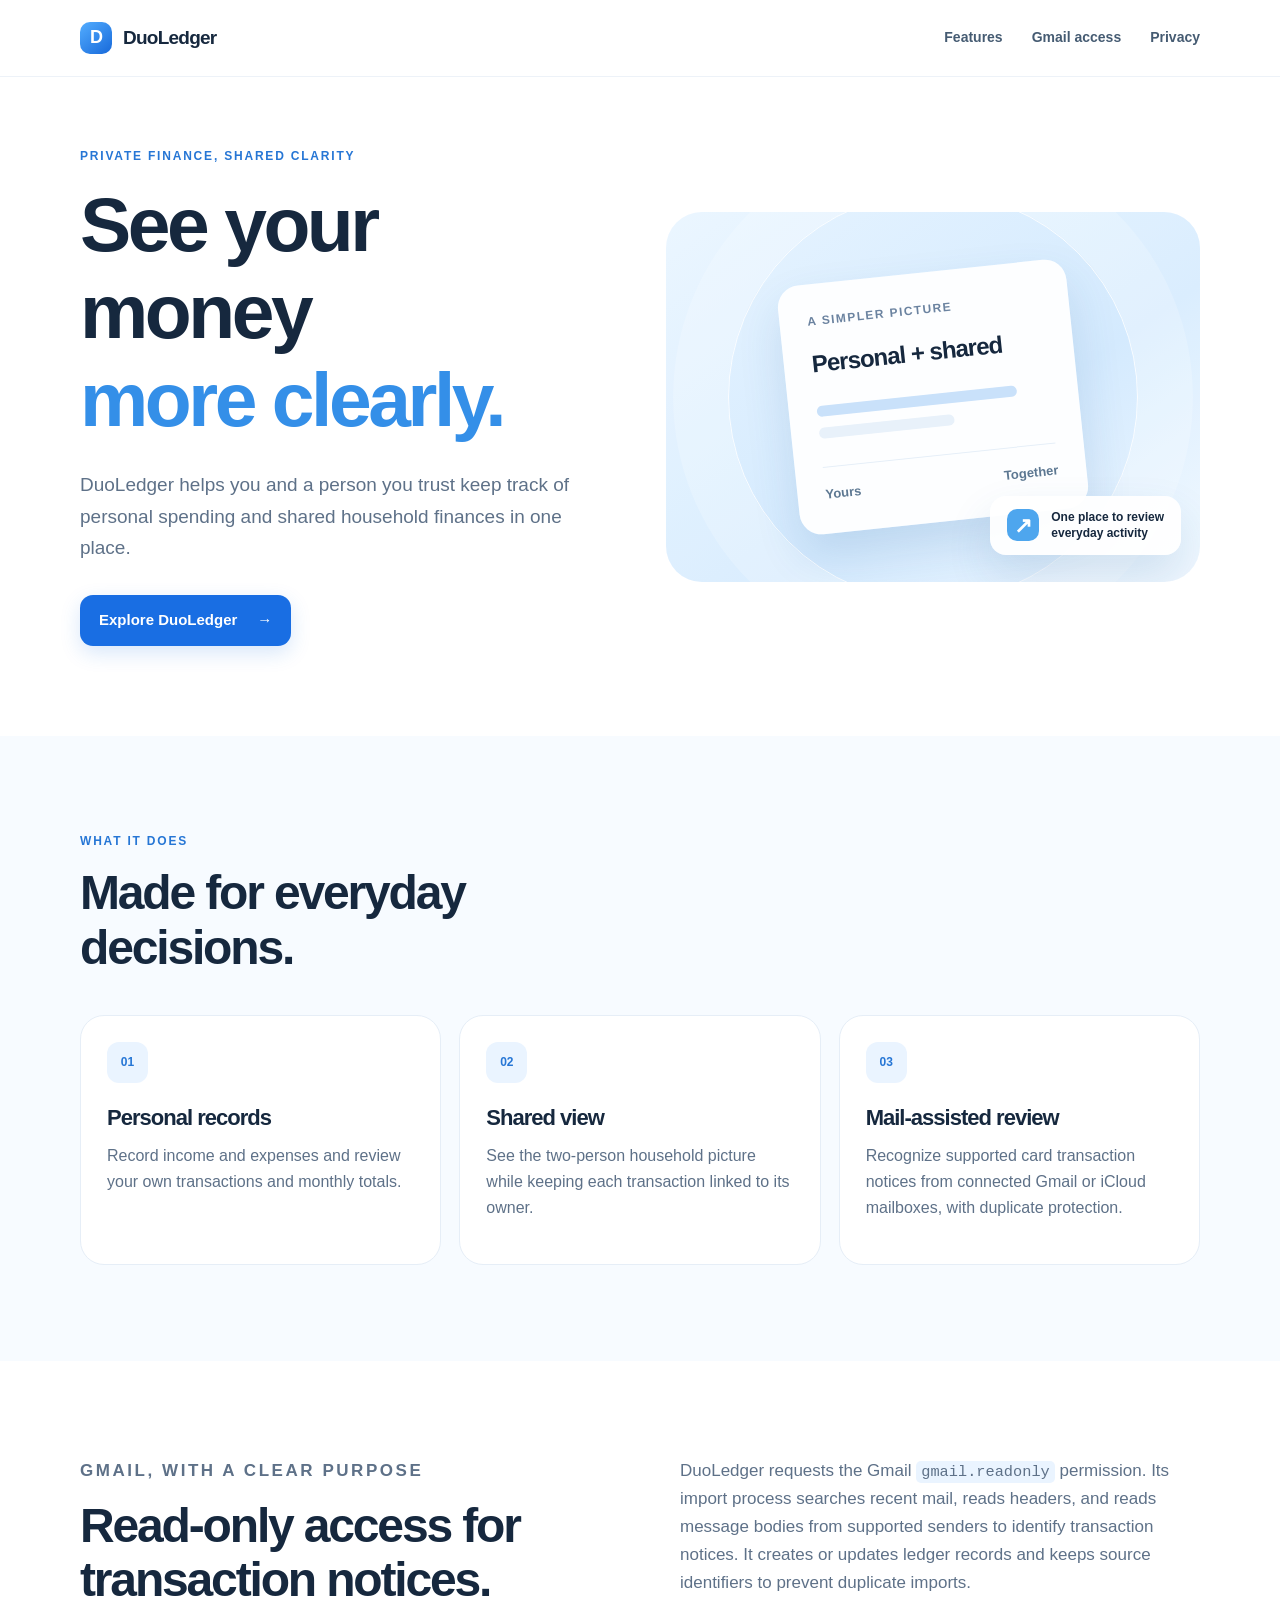
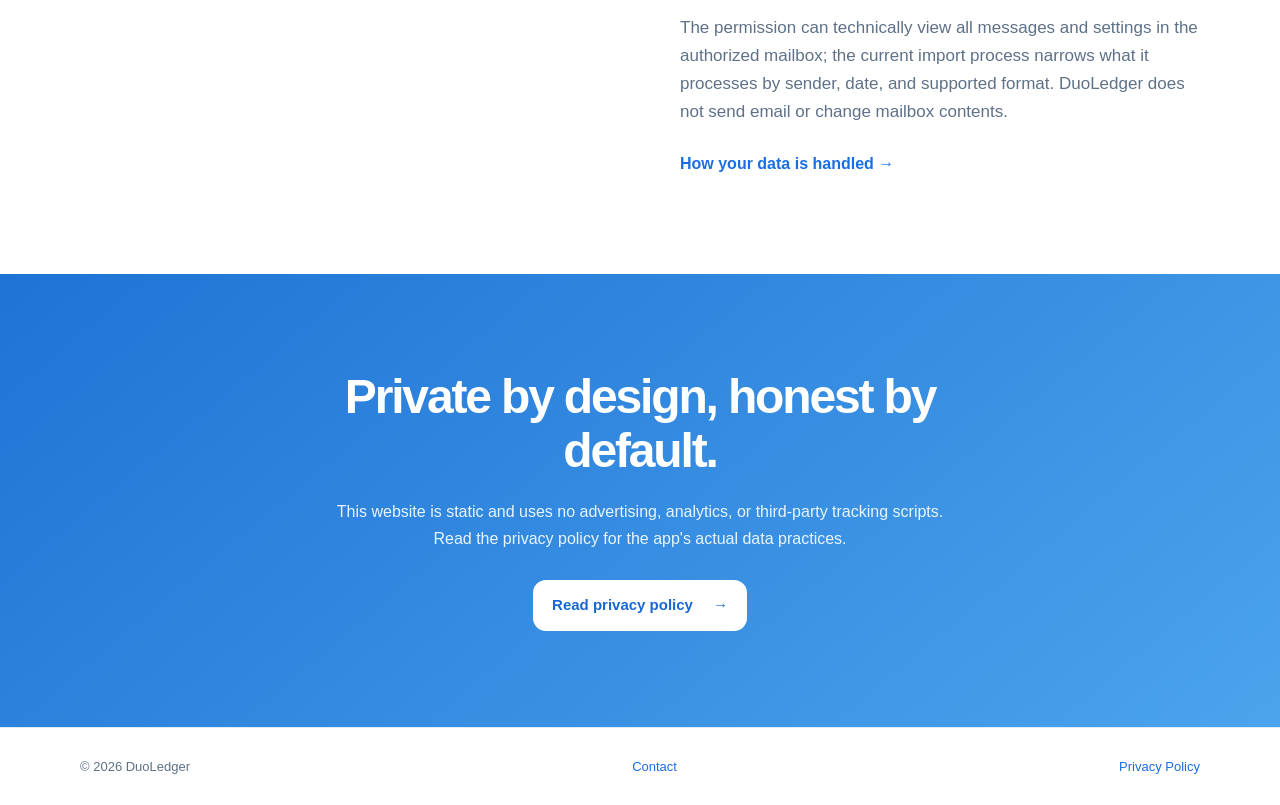
<file: index.html>
<!doctype html>
<html lang="en">
<head>
  <meta charset="utf-8">
  <meta name="viewport" content="width=device-width, initial-scale=1">
  <meta name="color-scheme" content="light">
  <meta name="description" content="DuoLedger is a private ledger for personal and shared household finances.">
  <title>DuoLedger — A clearer view of money together</title>
  <link rel="stylesheet" href="styles.css">
</head>
<body>
  <header class="site-header">
    <div class="shell nav">
      <a class="brand" href="index.html" aria-label="DuoLedger home"><span class="brand-mark" aria-hidden="true">D</span>DuoLedger</a>
      <nav aria-label="Main navigation"><a href="#features">Features</a><a href="#gmail">Gmail access</a><a href="privacy.html">Privacy</a></nav>
    </div>
  </header>
  <main>
    <section class="hero shell">
      <div class="hero-copy">
        <p class="eyebrow">Private finance, shared clarity</p>
        <h1>See your money<br><span>more clearly.</span></h1>
        <p class="lead">DuoLedger helps you and a person you trust keep track of personal spending and shared household finances in one place.</p>
        <a class="button" href="#features">Explore DuoLedger <span aria-hidden="true">→</span></a>
      </div>
      <div class="visual" aria-label="Illustration of two personal balances and one shared total" role="img">
        <div class="visual-glow"></div>
        <div class="balance-card"><span class="card-kicker">A simpler picture</span><strong>Personal + shared</strong><div class="line long"></div><div class="line short"></div><div class="split"><span>Yours</span><span>Together</span></div></div>
        <div class="small-card"><span class="small-icon" aria-hidden="true">↗</span><span>One place to review<br>everyday activity</span></div>
      </div>
    </section>
    <section id="features" class="section features">
      <div class="shell">
        <p class="eyebrow">What it does</p><h2>Made for everyday decisions.</h2>
        <div class="grid">
          <article class="feature"><span class="feature-icon" aria-hidden="true">01</span><h3>Personal records</h3><p>Record income and expenses and review your own transactions and monthly totals.</p></article>
          <article class="feature"><span class="feature-icon" aria-hidden="true">02</span><h3>Shared view</h3><p>See the two-person household picture while keeping each transaction linked to its owner.</p></article>
          <article class="feature"><span class="feature-icon" aria-hidden="true">03</span><h3>Mail-assisted review</h3><p>Recognize supported card transaction notices from connected Gmail or iCloud mailboxes, with duplicate protection.</p></article>
        </div>
      </div>
    </section>
    <section id="gmail" class="section mail-section">
      <div class="shell mail-layout">
        <div><p class="eyebrow">Gmail, with a clear purpose</p><h2>Read-only access for transaction notices.</h2></div>
        <div><p>DuoLedger requests the Gmail <code>gmail.readonly</code> permission. Its import process searches recent mail, reads headers, and reads message bodies from supported senders to identify transaction notices. It creates or updates ledger records and keeps source identifiers to prevent duplicate imports.</p><p>The permission can technically view all messages and settings in the authorized mailbox; the current import process narrows what it processes by sender, date, and supported format. DuoLedger does not send email or change mailbox contents.</p><a class="text-link" href="privacy.html">How your data is handled <span aria-hidden="true">→</span></a></div>
      </div>
    </section>
    <section class="section closing"><div class="shell"><h2>Private by design, honest by default.</h2><p>This website is static and uses no advertising, analytics, or third-party tracking scripts. Read the privacy policy for the app's actual data practices.</p><a class="button secondary" href="privacy.html">Read privacy policy <span aria-hidden="true">→</span></a></div></section>
  </main>
  <footer class="site-footer"><div class="shell footer-row"><span>© 2026 DuoLedger</span><a href="privacy.html#contact">Contact</a><a href="privacy.html">Privacy Policy</a></div></footer>
</body>
</html>
</file>
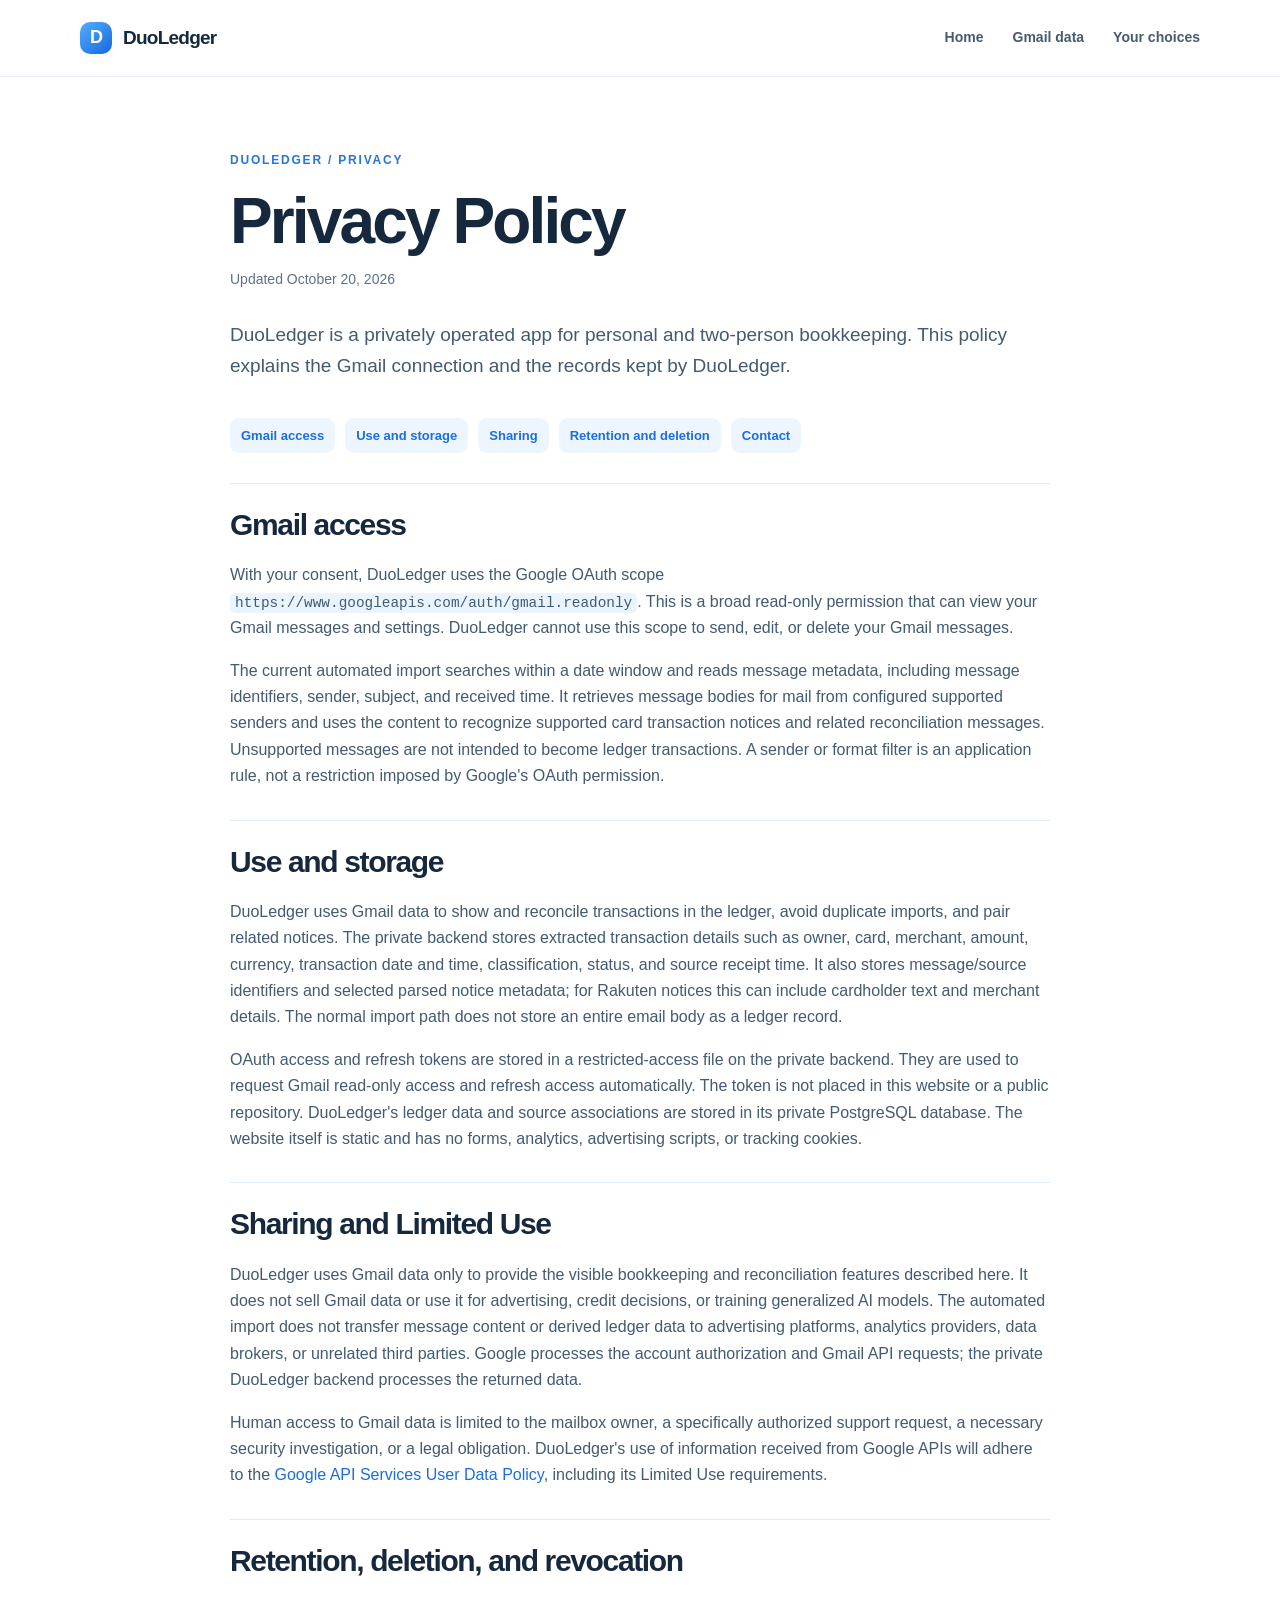
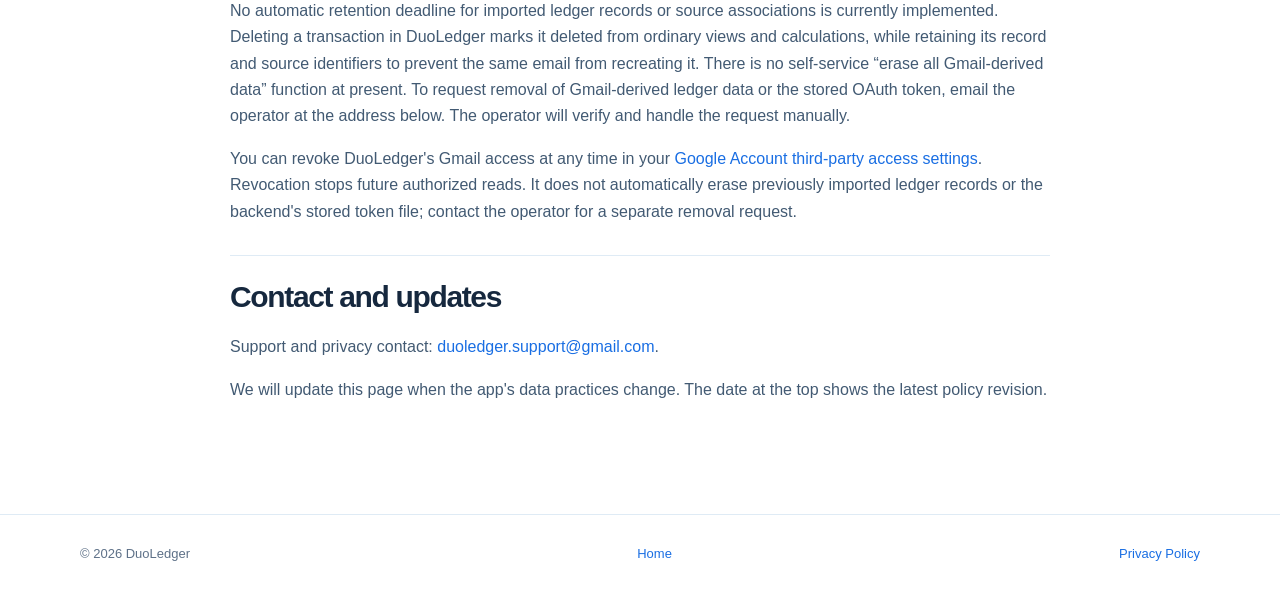
<file: privacy.html>
<!doctype html>
<html lang="en">
<head>
  <meta charset="utf-8">
  <meta name="viewport" content="width=device-width, initial-scale=1">
  <meta name="color-scheme" content="light">
  <meta name="description" content="How DuoLedger accesses, uses, stores, and deletes Gmail and ledger data.">
  <title>Privacy Policy — DuoLedger</title>
  <link rel="stylesheet" href="styles.css">
</head>
<body>
  <header class="site-header"><div class="shell nav"><a class="brand" href="index.html"><span class="brand-mark" aria-hidden="true">D</span>DuoLedger</a><nav aria-label="Main navigation"><a href="index.html">Home</a><a href="#gmail-data">Gmail data</a><a href="#choices">Your choices</a></nav></div></header>
  <main class="policy shell">
    <p class="eyebrow">DuoLedger / Privacy</p><h1>Privacy Policy</h1><p class="policy-date">Updated October 20, 2026</p>
    <p class="policy-intro">DuoLedger is a privately operated app for personal and two-person bookkeeping. This policy explains the Gmail connection and the records kept by DuoLedger.</p>
    <nav class="policy-toc" aria-label="On this page"><a href="#gmail-data">Gmail access</a><a href="#use">Use and storage</a><a href="#sharing">Sharing</a><a href="#choices">Retention and deletion</a><a href="#contact">Contact</a></nav>
    <section id="gmail-data"><h2>Gmail access</h2><p>With your consent, DuoLedger uses the Google OAuth scope <code>https://www.googleapis.com/auth/gmail.readonly</code>. This is a broad read-only permission that can view your Gmail messages and settings. DuoLedger cannot use this scope to send, edit, or delete your Gmail messages.</p><p>The current automated import searches within a date window and reads message metadata, including message identifiers, sender, subject, and received time. It retrieves message bodies for mail from configured supported senders and uses the content to recognize supported card transaction notices and related reconciliation messages. Unsupported messages are not intended to become ledger transactions. A sender or format filter is an application rule, not a restriction imposed by Google's OAuth permission.</p></section>
    <section id="use"><h2>Use and storage</h2><p>DuoLedger uses Gmail data to show and reconcile transactions in the ledger, avoid duplicate imports, and pair related notices. The private backend stores extracted transaction details such as owner, card, merchant, amount, currency, transaction date and time, classification, status, and source receipt time. It also stores message/source identifiers and selected parsed notice metadata; for Rakuten notices this can include cardholder text and merchant details. The normal import path does not store an entire email body as a ledger record.</p><p>OAuth access and refresh tokens are stored in a restricted-access file on the private backend. They are used to request Gmail read-only access and refresh access automatically. The token is not placed in this website or a public repository. DuoLedger's ledger data and source associations are stored in its private PostgreSQL database. The website itself is static and has no forms, analytics, advertising scripts, or tracking cookies.</p></section>
    <section id="sharing"><h2>Sharing and Limited Use</h2><p>DuoLedger uses Gmail data only to provide the visible bookkeeping and reconciliation features described here. It does not sell Gmail data or use it for advertising, credit decisions, or training generalized AI models. The automated import does not transfer message content or derived ledger data to advertising platforms, analytics providers, data brokers, or unrelated third parties. Google processes the account authorization and Gmail API requests; the private DuoLedger backend processes the returned data.</p><p>Human access to Gmail data is limited to the mailbox owner, a specifically authorized support request, a necessary security investigation, or a legal obligation. DuoLedger's use of information received from Google APIs will adhere to the <a href="https://developers.google.com/terms/api-services-user-data-policy">Google API Services User Data Policy</a>, including its Limited Use requirements.</p></section>
    <section id="choices"><h2>Retention, deletion, and revocation</h2><p>No automatic retention deadline for imported ledger records or source associations is currently implemented. Deleting a transaction in DuoLedger marks it deleted from ordinary views and calculations, while retaining its record and source identifiers to prevent the same email from recreating it. There is no self-service “erase all Gmail-derived data” function at present. To request removal of Gmail-derived ledger data or the stored OAuth token, email the operator at the address below. The operator will verify and handle the request manually.</p><p>You can revoke DuoLedger's Gmail access at any time in your <a href="https://myaccount.google.com/permissions">Google Account third-party access settings</a>. Revocation stops future authorized reads. It does not automatically erase previously imported ledger records or the backend's stored token file; contact the operator for a separate removal request.</p></section>
    <section id="contact"><h2>Contact and updates</h2><p>Support and privacy contact: <a href="mailto:duoledger.support@gmail.com">duoledger.support@gmail.com</a>.</p><p>We will update this page when the app's data practices change. The date at the top shows the latest policy revision.</p></section>
  </main>
  <footer class="site-footer"><div class="shell footer-row"><span>© 2026 DuoLedger</span><a href="index.html">Home</a><a href="privacy.html" aria-current="page">Privacy Policy</a></div></footer>
</body>
</html>
</file>
<file: styles.css>
:root{--ink:#16283e;--muted:#5e7188;--blue:#196ee3;--light:#eaf4ff;--line:#dfebf5;--white:#fff;--radius:24px}*{box-sizing:border-box}html{scroll-behavior:smooth}body{margin:0;color:var(--ink);background:#fff;font:16px/1.65 -apple-system,BlinkMacSystemFont,"Segoe UI",sans-serif;-webkit-font-smoothing:antialiased}a{color:var(--blue);text-decoration:none}a:hover{text-decoration:underline}a:focus-visible{outline:3px solid #6faaff;outline-offset:4px;border-radius:4px}.shell{width:min(1120px,calc(100% - 48px));margin-inline:auto}.site-header{border-bottom:1px solid #edf2f8;background:rgba(255,255,255,.94)}.nav,.footer-row{display:flex;align-items:center;justify-content:space-between;gap:24px}.nav{min-height:76px}.brand{display:inline-flex;align-items:center;gap:11px;font-weight:750;font-size:19px;letter-spacing:-.04em;color:var(--ink)}.brand:hover{text-decoration:none}.brand-mark{display:grid;place-items:center;width:32px;height:32px;border-radius:10px;color:#fff;background:linear-gradient(140deg,#53adff,#1769da);font-size:18px}.nav nav{display:flex;gap:29px}.nav nav a{color:#455b72;font-size:14px;font-weight:600}.hero{min-height:560px;display:grid;grid-template-columns:1fr 1fr;align-items:center;gap:52px;padding-block:70px 90px}.eyebrow{margin:0 0 14px;color:#2676d5;font-size:12px;font-weight:760;letter-spacing:.15em;text-transform:uppercase}h1,h2,h3,p{margin-top:0}h1,h2,h3{letter-spacing:-.045em;line-height:1.14}h1{font-size:clamp(52px,6vw,78px);margin-bottom:26px}h1 span{color:#348fe8}h2{font-size:clamp(34px,4vw,48px);margin-bottom:20px}h3{font-size:22px;margin-bottom:12px}.lead{max-width:530px;font-size:19px;color:var(--muted);margin-bottom:32px}.button{display:inline-flex;align-items:center;gap:20px;padding:13px 19px;border-radius:13px;color:#fff;background:var(--blue);font-size:15px;font-weight:700;box-shadow:0 7px 20px rgba(25,110,227,.17)}.button:hover{text-decoration:none;background:#0b5fcf}.button.secondary{background:#fff;color:#1768d3;box-shadow:none}.visual{position:relative;height:370px;border-radius:36px;background:linear-gradient(145deg,#e7f4ff,#d4eafe 60%,#eef7ff);overflow:hidden;display:grid;place-items:center}.visual-glow{position:absolute;width:410px;height:410px;border:1px solid rgba(255,255,255,.85);border-radius:50%;box-shadow:0 0 0 55px rgba(255,255,255,.18),0 0 0 112px rgba(255,255,255,.14)}.balance-card,.small-card{position:relative;background:rgba(255,255,255,.95);box-shadow:0 22px 46px rgba(33,90,150,.14)}.balance-card{width:290px;padding:28px;border-radius:22px;transform:rotate(-6deg)}.card-kicker{display:block;color:#6b83a0;font-size:12px;font-weight:700;text-transform:uppercase;letter-spacing:.12em}.balance-card strong{display:block;font-size:24px;letter-spacing:-.04em;margin:12px 0 23px}.line{height:11px;border-radius:20px;background:#c9e1fa;margin:11px 0}.line.long{width:86%}.line.short{width:58%;background:#e8f1fa}.split{display:flex;justify-content:space-between;margin-top:28px;padding-top:16px;border-top:1px solid #e6eff8;color:#5d7892;font-size:13px;font-weight:650}.small-card{position:absolute;right:19px;bottom:27px;display:flex;align-items:center;gap:12px;border-radius:16px;padding:13px 17px;font-size:12px;font-weight:650;line-height:1.35}.small-icon{display:grid;place-items:center;width:32px;height:32px;border-radius:10px;color:#fff;background:#4ea6ee;font-size:22px}.section{padding-block:96px}.features{background:#f7fbff}.features h2{max-width:600px}.grid{display:grid;grid-template-columns:repeat(3,1fr);gap:18px;margin-top:40px}.feature{min-height:230px;padding:26px;border:1px solid #e6eef7;border-radius:var(--radius);background:#fff}.feature-icon{display:inline-grid;place-items:center;width:41px;height:41px;border-radius:12px;background:#eaf4ff;color:#2676d5;font-size:12px;font-weight:750;margin-bottom:22px}.feature p,.mail-section p,.closing p{color:var(--muted)}.mail-layout{display:grid;grid-template-columns:1fr 1fr;gap:80px}.mail-section p{font-size:17px}.text-link{display:inline-block;margin-top:8px;font-weight:700}.closing{background:linear-gradient(140deg,#1f73d5,#4ba4ec);color:#fff;text-align:center}.closing h2{max-width:700px;margin-inline:auto}.closing p{color:#e8f5ff;max-width:620px;margin:0 auto 28px}.site-footer{border-top:1px solid var(--line);padding:28px 0;color:var(--muted);font-size:13px}.pending{color:#8c5618;font-weight:650}.policy{max-width:820px;padding-block:74px 95px}.policy h1{font-size:clamp(44px,5vw,64px);margin-bottom:10px}.policy-date{color:var(--muted);font-size:14px}.policy-intro{font-size:19px;color:#425a73;margin-top:28px}.policy-toc{display:flex;flex-wrap:wrap;gap:10px;margin:36px 0 28px}.policy-toc a{padding:7px 11px;border-radius:9px;background:#edf6ff;font-size:13px;font-weight:650}.policy section{padding-top:24px;margin-top:30px;border-top:1px solid var(--line);scroll-margin-top:20px}.policy section h2{font-size:30px}.policy section p{color:#425a73}.policy code,.mail-section code{background:#eaf4ff;border-radius:5px;padding:2px 5px;overflow-wrap:anywhere;font-size:.9em}@media(max-width:800px){.hero{grid-template-columns:1fr;min-height:0;gap:45px;padding-block:60px}.visual{height:320px}.grid{grid-template-columns:1fr}.feature{min-height:0}.mail-layout{grid-template-columns:1fr;gap:4px}.section{padding-block:72px}}@media(max-width:540px){.shell{width:min(100% - 32px,1120px)}.nav{align-items:flex-start;flex-direction:column;gap:6px;padding-block:14px}.nav nav{gap:17px;flex-wrap:wrap}.hero{padding-block:48px 60px}h1{font-size:49px}.lead{font-size:17px}.visual{height:270px}.balance-card{width:235px;padding:22px}.balance-card strong{font-size:20px}.small-card{right:12px;bottom:12px}.footer-row{align-items:flex-start;flex-direction:column;gap:8px}.policy{padding-block:45px 70px}.policy section h2{font-size:26px}}
</file>
